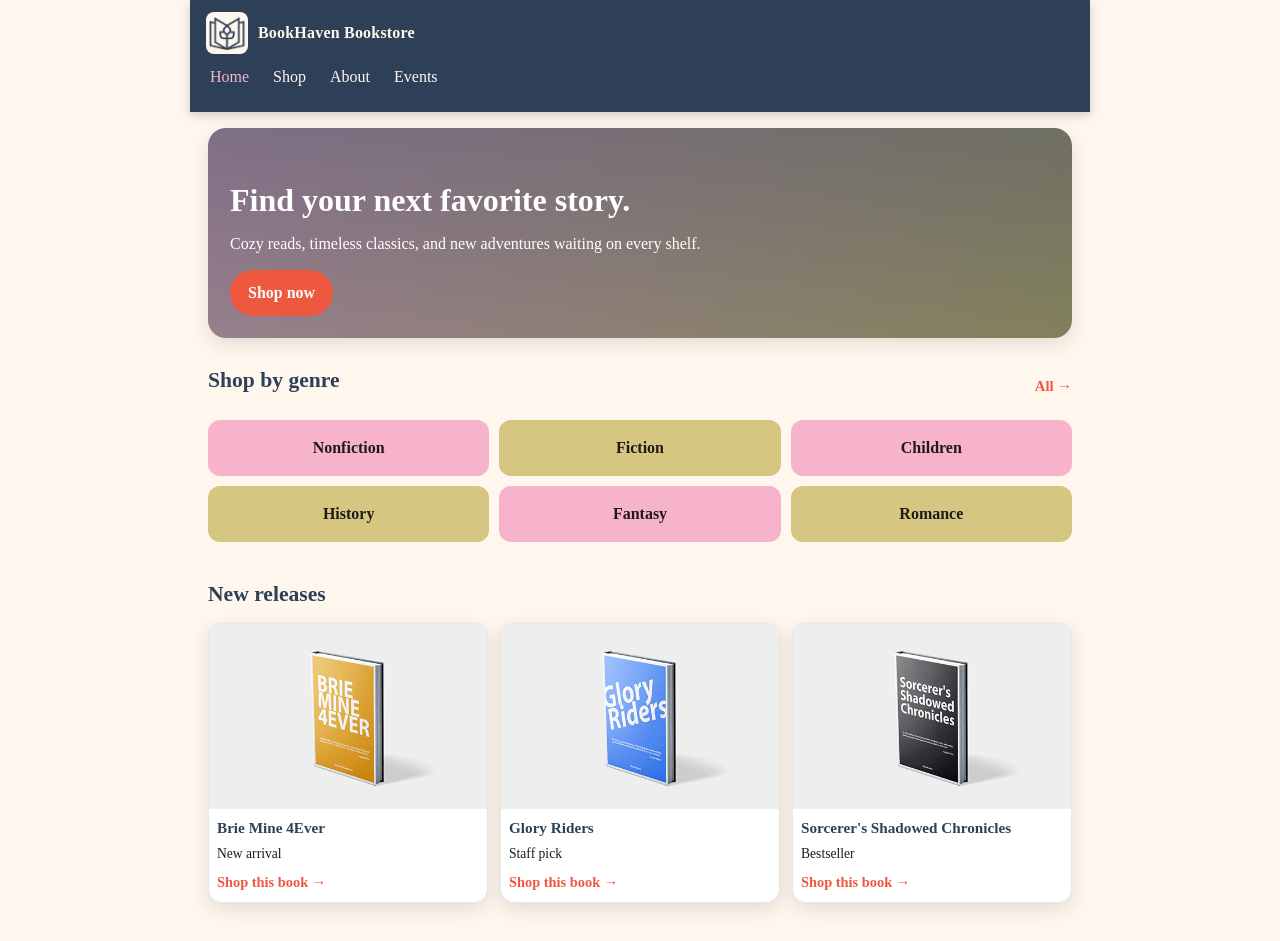
<file: index.html>
<!doctype html>
<html lang="en">
<head>
  <meta charset="utf-8">
  <meta name="viewport" content="width=device-width, initial-scale=1">
  <meta http-equiv="refresh" content="0; url=BookHavenBookstore.html">
  <title>BookHaven Bookstore</title>
</head>
<body>
  <p><a href="BookHavenBookstore.html">Open BookHaven Bookstore</a></p>
</body>
</html><!doctype html>
<html lang="en"><head>
<meta charset="utf-8"><meta name="viewport" content="width=device-width,initial-scale=1">
<title>BookHaven Bookstore | Home</title><link rel="stylesheet" href="styles.css"></head>
<body>

<header class="site-header">
  <div class="header-row">
    <a class="brand" href="index.html" aria-label="BookHaven Bookstore home">
    <img src="images/bookhaven-logo.png" alt="BookHaven Bookstore logo" class="logo">
    <span>BookHaven Bookstore</span>
</a>
    <button class="menu-btn" aria-label="Open menu" aria-expanded="false">☰</button>
  </div>
  <nav class="nav-menu" aria-label="Main navigation">
    <a href="index.html" class="active">Home</a>
<a href="catalogue.html" class="">Shop</a>
<a href="about.html" class="">About</a>
<a href="events.html" class="">Events</a>
  </nav>
</header>

<main>
<section class="hero">
  <div class="hero-content">
    <h1>Find your next favorite story.</h1>
    <p>Cozy reads, timeless classics, and new adventures waiting on every shelf.</p>
    <a class="btn" href="catalogue.html">Shop now</a>
  </div>
</section>

<section class="section">
  <div class="section-heading-row">
    <h2>Shop by genre</h2><a class="small-link" href="catalogue.html">All →</a>
  </div>
  <div class="genre-grid">
    <a class="genre-card" href="catalogue.html?genre=nonfiction">Nonfiction</a>
    <a class="genre-card" href="catalogue.html?genre=fiction">Fiction</a>
    <a class="genre-card" href="catalogue.html?genre=children">Children</a>
    <a class="genre-card" href="catalogue.html?genre=history">History</a>
    <a class="genre-card" href="catalogue.html?genre=fantasy">Fantasy</a>
    <a class="genre-card" href="catalogue.html?genre=romance">Romance</a>
  </div>
</section>

<section class="section">
  <h2>New releases</h2>
  <div class="book-row">
    <a class="book-card card release-book" href="catalogue.html#brie-mine-4ever">
      <img src="images/Client3_Book1.png" alt="Brie Mine 4Ever book cover" loading="lazy">
      <div class="release-copy"><h3>Brie Mine 4Ever</h3><p class="release-label">New arrival</p><span>Shop this book →</span></div>
    </a>
    <a class="book-card card release-book" href="catalogue.html#glory-riders">
      <img src="images/Client3_Book2.png" alt="Glory Riders book cover" loading="lazy">
      <div class="release-copy"><h3>Glory Riders</h3><p class="release-label">Staff pick</p><span>Shop this book →</span></div>
    </a>
    <a class="book-card card release-book" href="catalogue.html#sorcerers-shadowed-chronicles">
      <img src="images/Client3_Book3.png" alt="Sorcerer's Shadowed Chronicles book cover" loading="lazy">
      <div class="release-copy"><h3>Sorcerer's Shadowed Chronicles</h3><p class="release-label">Bestseller</p><span>Shop this book →</span></div>
    </a>
  </div>
</section>
</main>
<nav class="bottom-nav" aria-label="Mobile navigation"><a href="index.html" class="active">⌂ Home</a><a href="catalogue.html" class="">▣ Shop</a><a href="about.html" class="">● About</a><a href="events.html" class="">★ Events</a></nav>
<script src="script.js"></script>
</body></html>
</file>
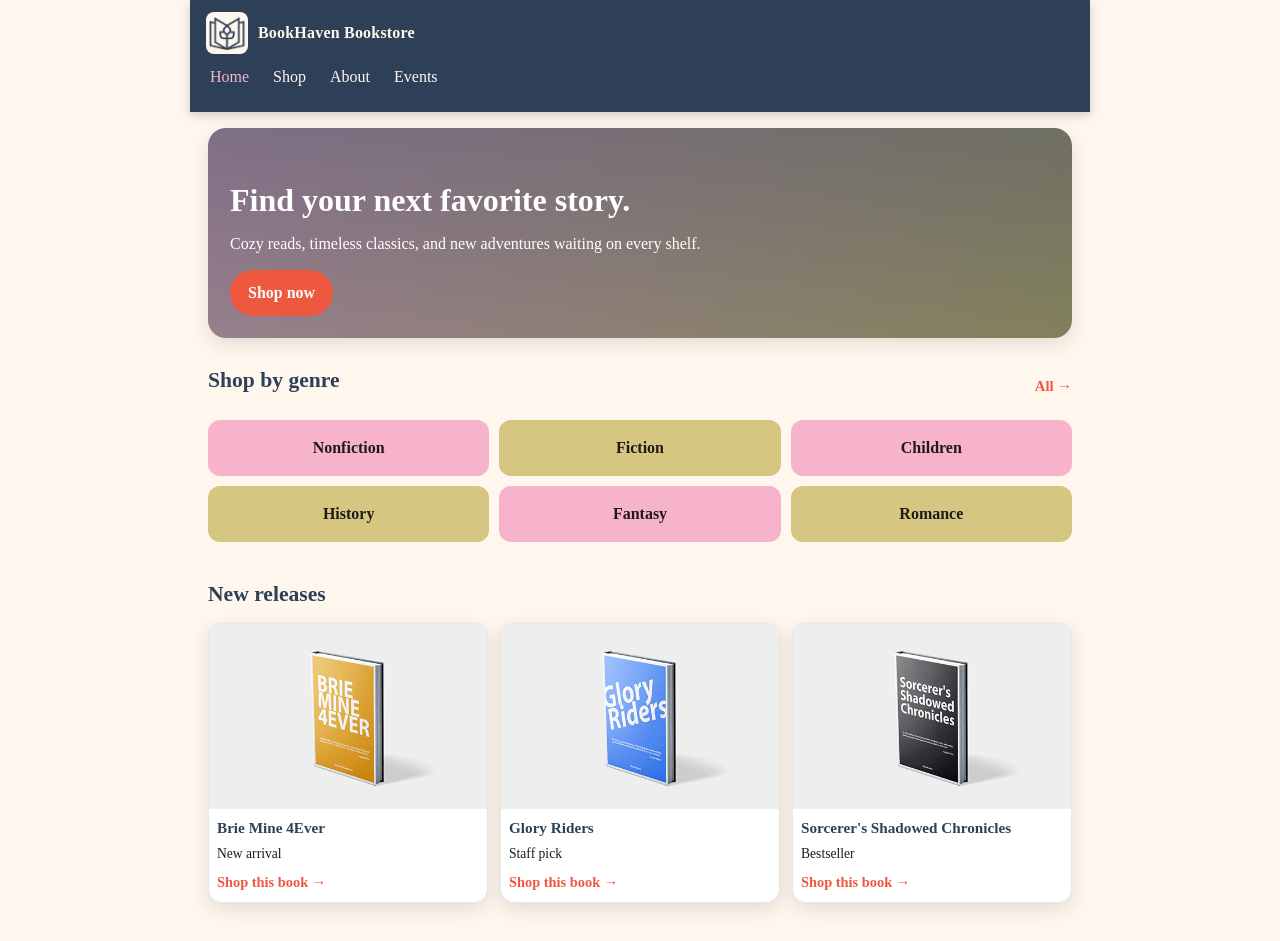
<file: BookHavenBookstore.html>
<!doctype html>
<html lang="en"><head>
<meta charset="utf-8"><meta name="viewport" content="width=device-width,initial-scale=1">
<title>BookHaven Bookstore | Home</title><link rel="stylesheet" href="styles.css"></head>
<body>

<header class="site-header">
  <div class="header-row">
    <a class="brand" href="BookHavenBookstore.html" aria-label="BookHaven Bookstore home">
    <img src="images/bookhaven-logo.png" alt="BookHaven Bookstore logo" class="logo">
    <span>BookHaven Bookstore</span>
</a>
    <button class="menu-btn" aria-label="Open menu" aria-expanded="false">☰</button>
  </div>
  <nav class="nav-menu" aria-label="Main navigation">
    <a href="BookHavenBookstore.html" class="active">Home</a>
<a href="BookHavenBookstoreShop.html" class="">Shop</a>
<a href="BookHavenBookStoreAbout.html" class="">About</a>
<a href="BookHavenBookstoreEvents.html" class="">Events</a>
  </nav>
</header>

<main>
<section class="hero">
  <div class="hero-content">
    <h1>Find your next favorite story.</h1>
    <p>Cozy reads, timeless classics, and new adventures waiting on every shelf.</p>
    <a class="btn" href="BookHavenBookstoreShop.html">Shop now</a>
  </div>
</section>

<section class="section">
  <div class="section-heading-row">
    <h2>Shop by genre</h2><a class="small-link" href="BookHavenBookstoreShop.html">All →</a>
  </div>
  <div class="genre-grid">
    <a class="genre-card" href="BookHavenBookstoreShop.html?genre=nonfiction">Nonfiction</a>
    <a class="genre-card" href="BookHavenBookstoreShop.html?genre=fiction">Fiction</a>
    <a class="genre-card" href="BookHavenBookstoreShop.html?genre=children">Children</a>
    <a class="genre-card" href="BookHavenBookstoreShop.html?genre=history">History</a>
    <a class="genre-card" href="BookHavenBookstoreShop.html?genre=fantasy">Fantasy</a>
    <a class="genre-card" href="BookHavenBookstoreShop.html?genre=romance">Romance</a>
  </div>
</section>

<section class="section">
  <h2>New releases</h2>
  <div class="book-row">
    <a class="book-card card release-book" href="BookHavenBookstoreShop.html#brie-mine-4ever">
      <img src="images/Client3_Book1.png" alt="Brie Mine 4Ever book cover" loading="lazy">
      <div class="release-copy"><h3>Brie Mine 4Ever</h3><p class="release-label">New arrival</p><span>Shop this book →</span></div>
    </a>
    <a class="book-card card release-book" href="BookHavenBookstoreShop.html#glory-riders">
      <img src="images/Client3_Book2.png" alt="Glory Riders book cover" loading="lazy">
      <div class="release-copy"><h3>Glory Riders</h3><p class="release-label">Staff pick</p><span>Shop this book →</span></div>
    </a>
    <a class="book-card card release-book" href="BookHavenBookstoreShop.html#sorcerers-shadowed-chronicles">
      <img src="images/Client3_Book3.png" alt="Sorcerer's Shadowed Chronicles book cover" loading="lazy">
      <div class="release-copy"><h3>Sorcerer's Shadowed Chronicles</h3><p class="release-label">Bestseller</p><span>Shop this book →</span></div>
    </a>
  </div>
</section>
</main>
<nav class="bottom-nav" aria-label="Mobile navigation"><a href="BookHavenBookstore.html" class="active">⌂ Home</a><a href="BookHavenBookstoreShop.html" class="">▣ Shop</a><a href="BookHavenBookStoreAbout.html" class="">● About</a><a href="BookHavenBookstoreEvents.html" class="">★ Events</a></nav>
<script src="script.js"></script>
</body></html>
</file>
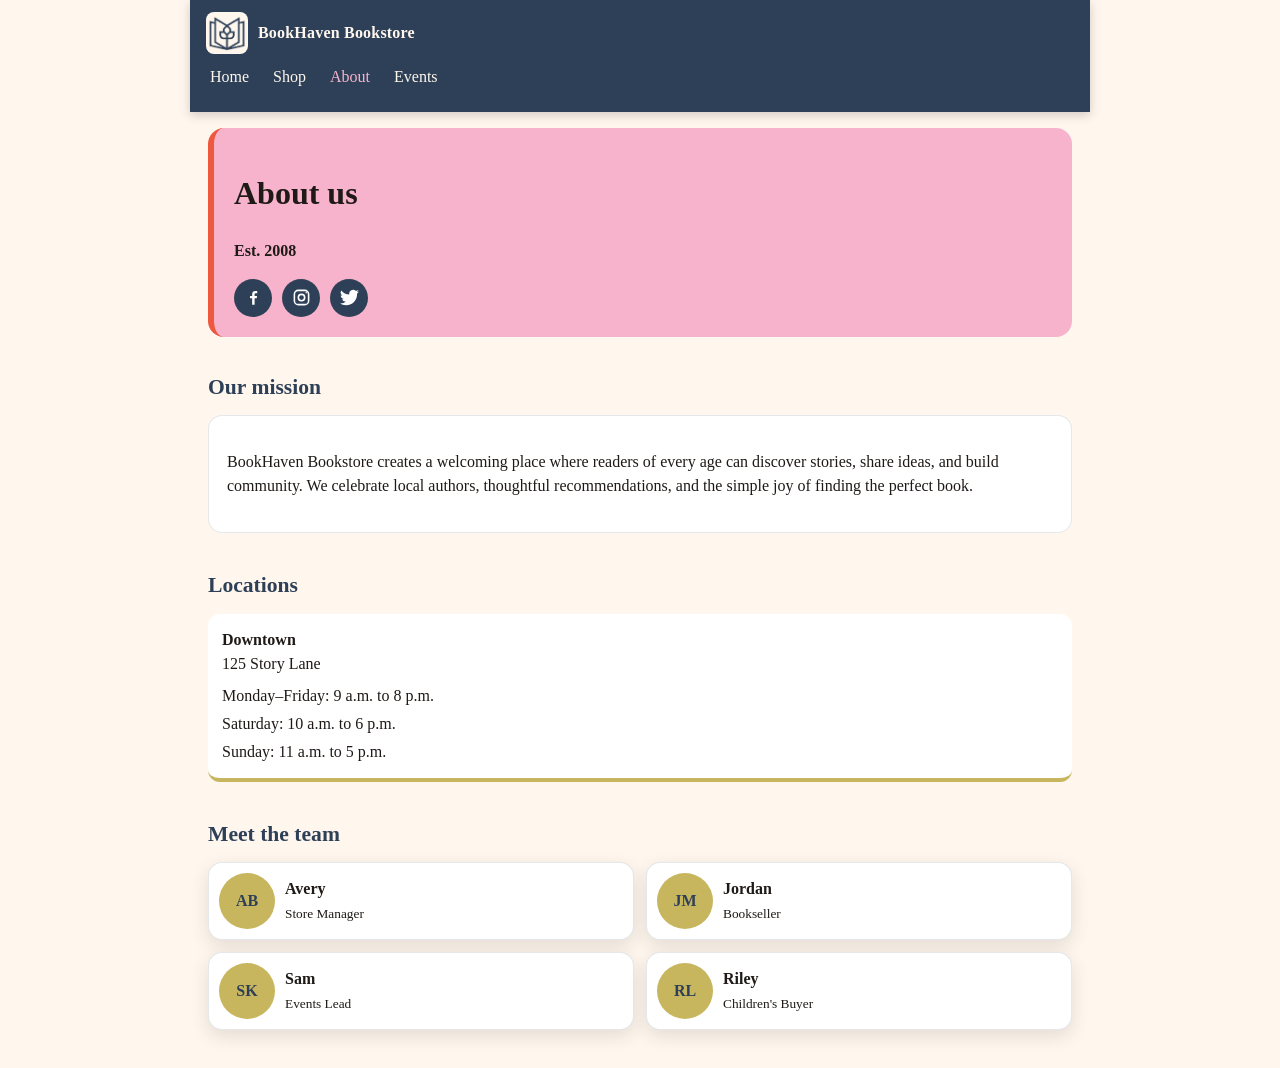
<file: BookHavenBookStoreAbout.html>
<!doctype html>
<html lang="en"><head>
<meta charset="utf-8"><meta name="viewport" content="width=device-width,initial-scale=1">
<title>BookHaven Bookstore | About Us</title><link rel="stylesheet" href="styles.css"></head>
<body>

<header class="site-header">
  <div class="header-row">
    <a class="brand" href="BookHavenBookstore.html" aria-label="BookHaven Bookstore home">
      <img class="logo" src="images/bookhaven-logo.png" alt="BookHaven Bookstore logo">
      <span>BookHaven Bookstore</span>
    </a>
    <button class="menu-btn" aria-label="Open menu" aria-expanded="false">☰</button>
  </div>
  <nav class="nav-menu" aria-label="Main navigation">
    <a href="BookHavenBookstore.html" class="">Home</a>
<a href="BookHavenBookstoreShop.html" class="">Shop</a>
<a href="BookHavenBookStoreAbout.html" class="active">About</a>
<a href="BookHavenBookstoreEvents.html" class="">Events</a>
  </nav>
</header>

<main>
<div class="about-banner">
  <h1>About us</h1>
  <p><strong>Est. 2008</strong></p>
  <div class="socials" aria-label="Social media">
    <span class="social" role="img" aria-label="Facebook"><svg viewBox="0 0 24 24" aria-hidden="true"><path d="M13.4 21v-8h2.7l.4-3h-3.1V8.1c0-.9.3-1.5 1.6-1.5h1.7V3.9c-.3 0-1.3-.1-2.4-.1-2.4 0-4 1.4-4 4.1V10H7.6v3h2.7v8h3.1z"/></svg></span>
    <span class="social" role="img" aria-label="Instagram"><svg viewBox="0 0 24 24" aria-hidden="true"><rect x="3" y="3" width="18" height="18" rx="5"/><circle cx="12" cy="12" r="4"/><circle class="social-icon-dot" cx="18" cy="6" r="1"/></svg></span>
    <span class="social" role="img" aria-label="Twitter"><svg viewBox="0 0 24 24" aria-hidden="true"><path d="M23.953 4.57a10 10 0 0 1-2.825.775 4.932 4.932 0 0 0 2.163-2.723 9.99 9.99 0 0 1-3.127 1.195 4.916 4.916 0 0 0-8.384 4.482A13.94 13.94 0 0 1 1.64 3.162a4.916 4.916 0 0 0 1.523 6.557 4.903 4.903 0 0 1-2.228-.616v.062a4.918 4.918 0 0 0 3.946 4.817 4.935 4.935 0 0 1-2.224.084 4.923 4.923 0 0 0 4.594 3.417A9.867 9.867 0 0 1 0 19.54a13.94 13.94 0 0 0 7.548 2.213c9.057 0 14.01-7.503 14.01-14.01 0-.213-.005-.425-.014-.636a10.012 10.012 0 0 0 2.46-2.548z"/></svg></span>
  </div>
</div>

<section class="section">
  <h2>Our mission</h2>
  <div class="mission-card">
    <p>BookHaven Bookstore creates a welcoming place where readers of every age can discover stories, share ideas, and build community. We celebrate local authors, thoughtful recommendations, and the simple joy of finding the perfect book.</p>
  </div>
</section>

<section class="section">
  <h2>Locations</h2>
  <div class="location-grid">
    <div class="location"><strong>Downtown</strong><br>125 Story Lane
      <ul class="location-hours">
        <li>Monday–Friday: 9 a.m. to 8 p.m.</li>
        <li>Saturday: 10 a.m. to 6 p.m.</li>
        <li>Sunday: 11 a.m. to 5 p.m.</li>
      </ul>
    </div>
  </div>
</section>

<section class="section">
  <h2>Meet the team</h2>
  <div class="team-grid">
    <div class="team-member card"><div class="avatar">AB</div><div><strong>Avery</strong><br><small>Store Manager</small></div></div>
    <div class="team-member card"><div class="avatar">JM</div><div><strong>Jordan</strong><br><small>Bookseller</small></div></div>
    <div class="team-member card"><div class="avatar">SK</div><div><strong>Sam</strong><br><small>Events Lead</small></div></div>
    <div class="team-member card"><div class="avatar">RL</div><div><strong>Riley</strong><br><small>Children's Buyer</small></div></div>
  </div>
</section>
</main>
<nav class="bottom-nav" aria-label="Mobile navigation"><a href="BookHavenBookstore.html" class="">⌂ Home</a><a href="BookHavenBookstoreShop.html" class="">▣ Shop</a><a href="BookHavenBookStoreAbout.html" class="active">● About</a><a href="BookHavenBookstoreEvents.html" class="">★ Events</a></nav>
<script src="script.js"></script>
</body></html>
</file>
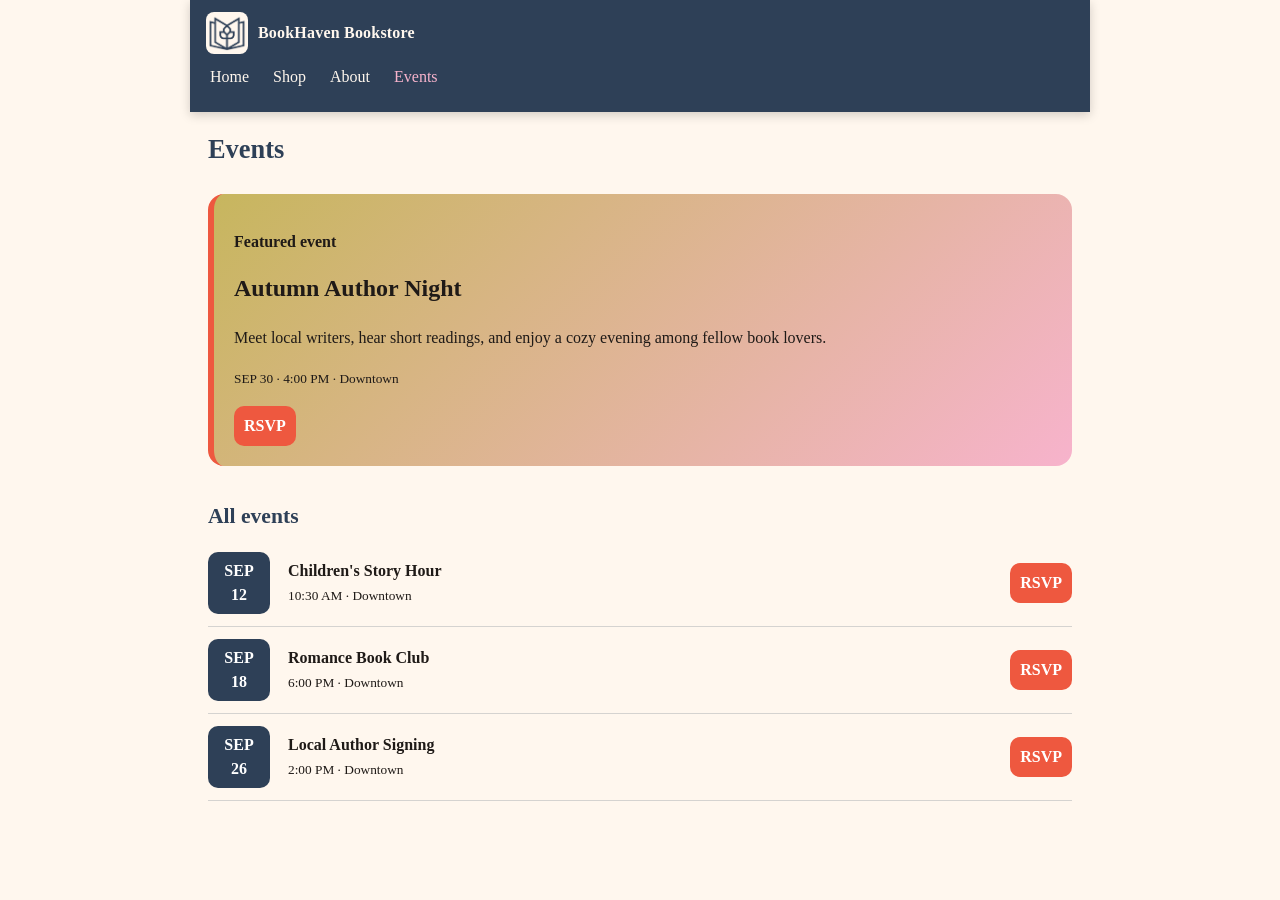
<file: BookHavenBookstoreEvents.html>
<!doctype html>
<html lang="en"><head>
<meta charset="utf-8"><meta name="viewport" content="width=device-width,initial-scale=1">
<title>BookHaven Bookstore | Events</title><link rel="stylesheet" href="styles.css"></head>
<body>

<header class="site-header">
  <div class="header-row">
    <a class="brand" href="BookHavenBookstore.html" aria-label="BookHaven Bookstore home">
      <img class="logo" src="images/bookhaven-logo.png" alt="BookHaven Bookstore logo">
      <span>BookHaven Bookstore</span>
    </a>
    <button class="menu-btn" aria-label="Open menu" aria-expanded="false">☰</button>
  </div>
  <nav class="nav-menu" aria-label="Main navigation">
    <a href="BookHavenBookstore.html" class="">Home</a>
<a href="BookHavenBookstoreShop.html" class="">Shop</a>
<a href="BookHavenBookStoreAbout.html" class="">About</a>
<a href="BookHavenBookstoreEvents.html" class="active">Events</a>
  </nav>
</header>

<main>
<h1 class="page-title">Events</h1>

<section class="event-feature">
  <p><strong>Featured event</strong></p>
  <h2>Autumn Author Night</h2>
  <p>Meet local writers, hear short readings, and enjoy a cozy evening among fellow book lovers.</p>
  <p><small>SEP 30 · 4:00 PM · Downtown</small></p>
  <a class="rsvp" href="rsvp.html?event=autumn-author-night">RSVP</a>
</section>

<section>
  <h2 class="page-title" style="font-size:1.35rem">All events</h2>
  <div class="event-list">
    <article class="event-item">
      <div class="event-date">SEP<br>12</div>
      <div><strong>Children's Story Hour</strong><br><small>10:30 AM · Downtown</small></div>
      <a class="rsvp" href="rsvp.html?event=childrens-story-hour">RSVP</a>
    </article>
    <article class="event-item">
      <div class="event-date">SEP<br>18</div>
      <div><strong>Romance Book Club</strong><br><small>6:00 PM · Downtown</small></div>
      <a class="rsvp" href="rsvp.html?event=romance-book-club">RSVP</a>
    </article>
    <article class="event-item">
      <div class="event-date">SEP<br>26</div>
      <div><strong>Local Author Signing</strong><br><small>2:00 PM · Downtown</small></div>
      <a class="rsvp" href="rsvp.html?event=local-author-signing">RSVP</a>
    </article>
  </div>
</section>
</main>
<nav class="bottom-nav" aria-label="Mobile navigation"><a href="BookHavenBookstore.html" class="">⌂ Home</a><a href="BookHavenBookstoreShop.html" class="">▣ Shop</a><a href="BookHavenBookStoreAbout.html" class="">● About</a><a href="BookHavenBookstoreEvents.html" class="active">★ Events</a></nav>
<script src="script.js"></script>
</body></html>
</file>
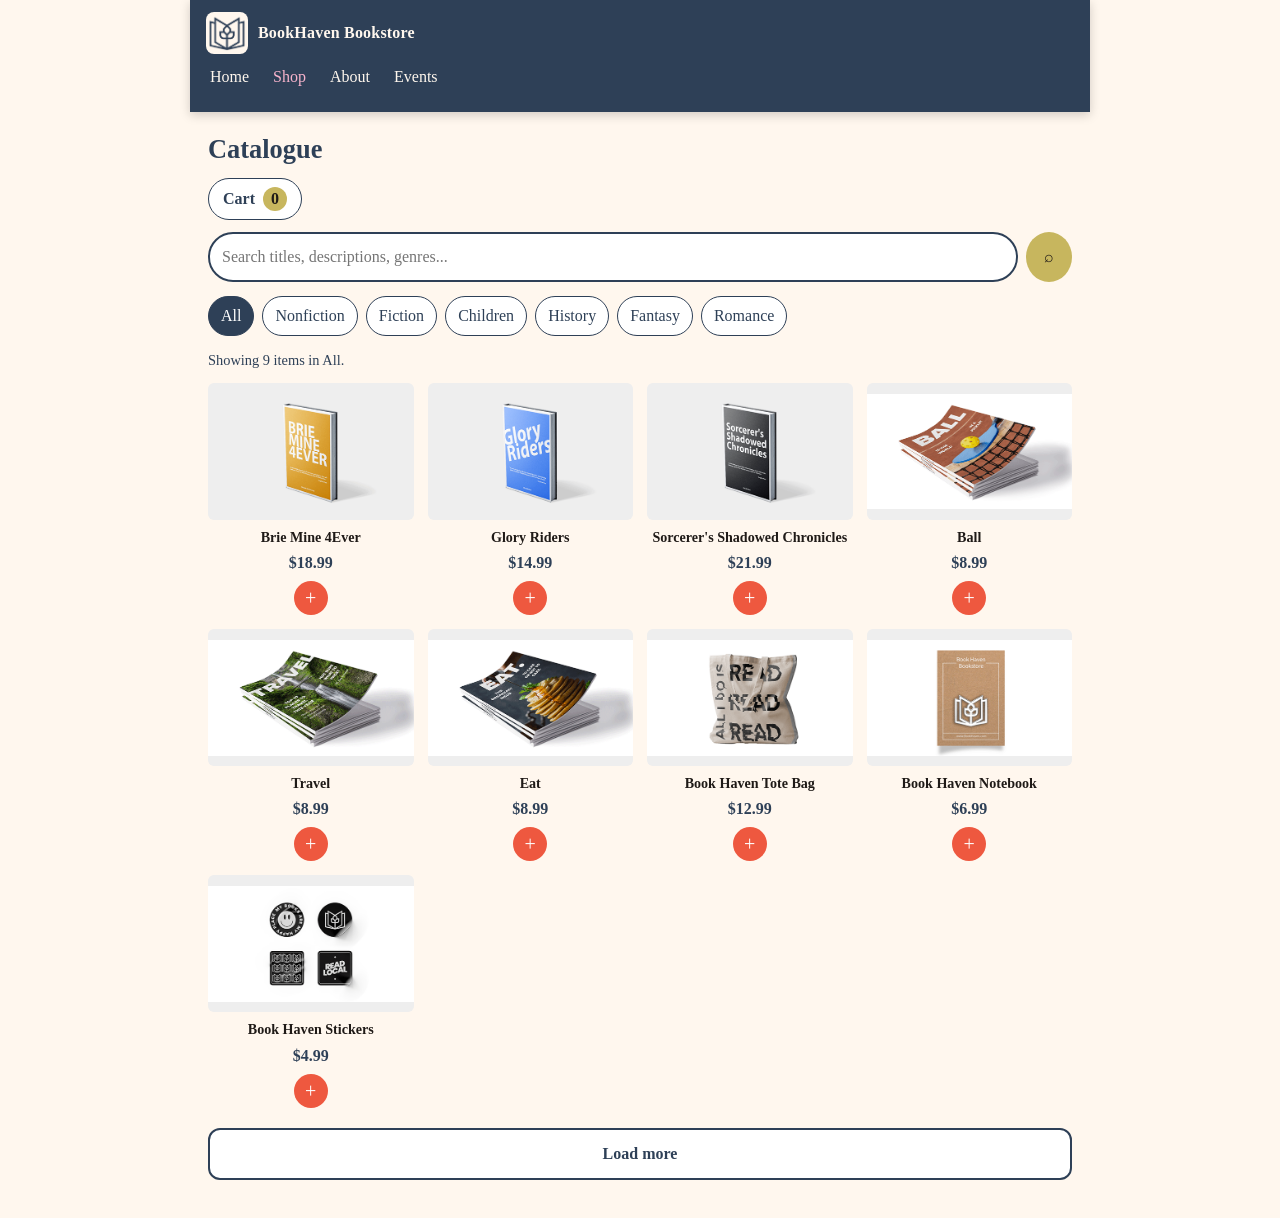
<file: BookHavenBookstoreShop.html>
<!doctype html>
<html lang="en"><head>
<meta charset="utf-8"><meta name="viewport" content="width=device-width,initial-scale=1">
<title>BookHaven Bookstore | Catalogue</title><link rel="stylesheet" href="styles.css"></head>
<body>

<header class="site-header">
  <div class="header-row">
    <a class="brand" href="BookHavenBookstore.html" aria-label="BookHaven Bookstore home">
      <img class="logo" src="images/bookhaven-logo.png" alt="BookHaven Bookstore logo">
      <span>BookHaven Bookstore</span>
    </a>
    <button class="menu-btn" aria-label="Open menu" aria-expanded="false">☰</button>
  </div>
  <nav class="nav-menu" aria-label="Main navigation">
    <a href="BookHavenBookstore.html" class="">Home</a>
<a href="BookHavenBookstoreShop.html" class="active">Shop</a>
<a href="BookHavenBookStoreAbout.html" class="">About</a>
<a href="BookHavenBookstoreEvents.html" class="">Events</a>
  </nav>
</header>

<main>
<h1 class="page-title">Catalogue</h1>
<div class="cart-toolbar">
  <button class="cart-toggle" type="button" aria-expanded="false" aria-controls="shopping-cart">
    Cart <span class="cart-count" aria-live="polite">0</span>
  </button>
</div>
<section class="shopping-cart" id="shopping-cart" aria-labelledby="cart-title" hidden>
  <h2 id="cart-title">Your cart</h2>
  <div class="cart-items" aria-live="polite"></div>
  <p class="cart-total">Total <strong>$0.00</strong></p>
</section>
<form class="search-wrap" id="catalogue-search-form" role="search">
  <input id="catalogue-search" type="search" placeholder="Search titles, descriptions, genres..." aria-label="Search catalogue">
  <button type="submit" aria-label="Search catalogue">⌕</button>
</form>
<div class="filter-row" aria-label="Book filters">
  <button class="filter-chip active" type="button" data-genre="all" aria-pressed="true">All</button>
  <button class="filter-chip" type="button" data-genre="nonfiction" aria-pressed="false">Nonfiction</button>
  <button class="filter-chip" type="button" data-genre="fiction" aria-pressed="false">Fiction</button>
  <button class="filter-chip" type="button" data-genre="children" aria-pressed="false">Children</button>
  <button class="filter-chip" type="button" data-genre="history" aria-pressed="false">History</button>
  <button class="filter-chip" type="button" data-genre="fantasy" aria-pressed="false">Fantasy</button>
  <button class="filter-chip" type="button" data-genre="romance" aria-pressed="false">Romance</button>
</div>
<p class="genre-status" aria-live="polite"></p>

<section class="catalogue-grid" aria-label="Books">
  <article class="catalogue-card" id="brie-mine-4ever" tabindex="0" data-genres="fiction romance children" data-price-cents="1899"><div class="product-media"><img class="product-image" src="images/Client3_Book1.png" alt="Brie Mine 4Ever book cover"><p class="product-description">A book for cheese lovers.</p></div><h3>Brie Mine 4Ever</h3><p class="book-price">$18.99</p><button type="button" data-add-to-cart aria-label="Add Brie Mine 4Ever to cart">+</button></article>
  <article class="catalogue-card" id="glory-riders" tabindex="0" data-genres="fiction history" data-price-cents="1499"><div class="product-media"><img class="product-image" src="images/Client3_Book2.png" alt="Glory Riders book cover"><p class="product-description">A book about bikers.</p></div><h3>Glory Riders</h3><p class="book-price">$14.99</p><button type="button" data-add-to-cart aria-label="Add Glory Riders to cart">+</button></article>
  <article class="catalogue-card" id="sorcerers-shadowed-chronicles" tabindex="0" data-genres="fiction fantasy" data-price-cents="2199"><div class="product-media"><img class="product-image" src="images/Client3_Book3.png" alt="Sorcerer's Shadowed Chronicles book cover"><p class="product-description">A fantasy book.</p></div><h3>Sorcerer's Shadowed Chronicles</h3><p class="book-price">$21.99</p><button type="button" data-add-to-cart aria-label="Add Sorcerer's Shadowed Chronicles to cart">+</button></article>
  <article class="catalogue-card" tabindex="0" data-genres="nonfiction" data-price-cents="899"><div class="product-media"><img class="product-image" src="images/Client3_Magazine1.png" alt="Ball magazine cover"><p class="product-description">A magazine about pickleball.</p></div><h3>Ball</h3><p class="book-price">$8.99</p><button type="button" data-add-to-cart aria-label="Add Ball to cart">+</button></article>
  <article class="catalogue-card" tabindex="0" data-genres="nonfiction" data-price-cents="899"><div class="product-media"><img class="product-image" src="images/Client3_Magazine2.png" alt="Travel magazine cover"><p class="product-description">A magazine for travelers.</p></div><h3>Travel</h3><p class="book-price">$8.99</p><button type="button" data-add-to-cart aria-label="Add Travel to cart">+</button></article>
  <article class="catalogue-card" tabindex="0" data-genres="nonfiction" data-price-cents="899"><div class="product-media"><img class="product-image" src="images/Client3_Magazine3.png" alt="Eat magazine cover"><p class="product-description">A magazine for foodies.</p></div><h3>Eat</h3><p class="book-price">$8.99</p><button type="button" data-add-to-cart aria-label="Add Eat to cart">+</button></article>
  <article class="catalogue-card" tabindex="0" data-price-cents="1299"><div class="product-media"><img class="product-image" src="images/Client3_ToteBag.png" alt="Book Haven canvas tote bag"><p class="product-description">A canvas tote bag with black lettering that says “ALL I DO IS READ READ READ”.</p></div><h3>Book Haven Tote Bag</h3><p class="book-price">$12.99</p><button type="button" data-add-to-cart aria-label="Add Book Haven Tote Bag to cart">+</button></article>
  <article class="catalogue-card" tabindex="0" data-price-cents="699"><div class="product-media"><img class="product-image" src="images/Client3_Notebook.png" alt="Book Haven Bookstore notebook"><p class="product-description">A notebook with text on the cover that says “Book Haven Bookstore”.</p></div><h3>Book Haven Notebook</h3><p class="book-price">$6.99</p><button type="button" data-add-to-cart aria-label="Add Book Haven Notebook to cart">+</button></article>
  <article class="catalogue-card" tabindex="0" data-price-cents="499"><div class="product-media"><img class="product-image" src="images/Client3_Stickers.png" alt="Set of four Book Haven Bookstore stickers"><p class="product-description">A set of four Book Haven Bookstore stickers that promote reading.</p></div><h3>Book Haven Stickers</h3><p class="book-price">$4.99</p><button type="button" data-add-to-cart aria-label="Add Book Haven Stickers to cart">+</button></article>
</section>
<button class="load-more">Load more</button>
</main>
<nav class="bottom-nav" aria-label="Mobile navigation"><a href="BookHavenBookstore.html" class="">⌂ Home</a><a href="BookHavenBookstoreShop.html" class="active">▣ Shop</a><a href="BookHavenBookStoreAbout.html" class="">● About</a><a href="BookHavenBookstoreEvents.html" class="">★ Events</a></nav>
<script src="script.js"></script>
</body></html>
</file>
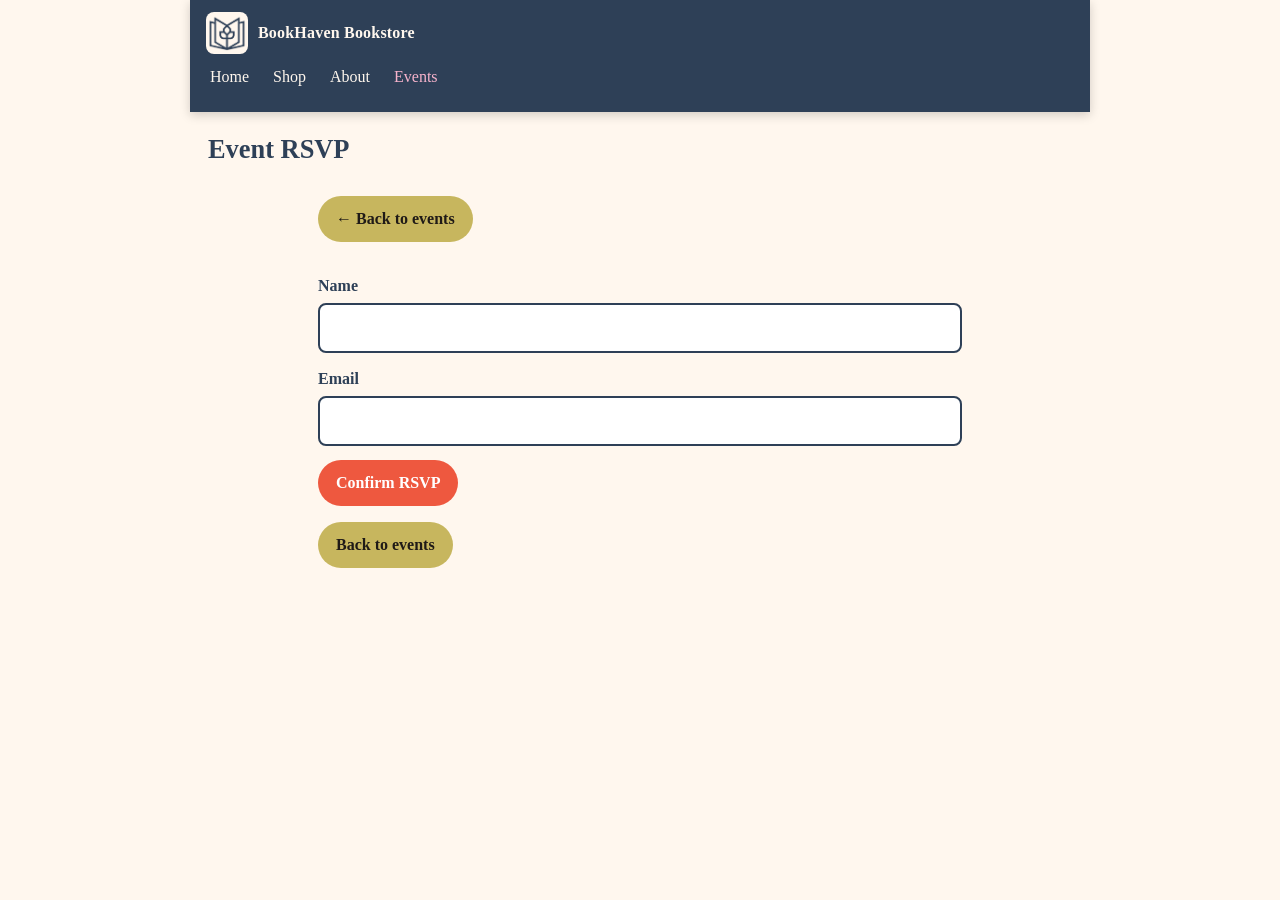
<file: rsvp.html>
<!doctype html>
<html lang="en">
<head>
<meta charset="utf-8">
<meta name="viewport" content="width=device-width,initial-scale=1">
<title>Event RSVP | BookHaven Bookstore</title>
<link rel="stylesheet" href="styles.css">
</head>
<body>
<header class="site-header">
  <div class="header-row">
    <a class="brand" href="BookHavenBookstore.html" aria-label="BookHaven Bookstore home">
      <img class="logo" src="images/bookhaven-logo.png" alt="BookHaven Bookstore logo">
      <span>BookHaven Bookstore</span>
    </a>
    <button class="menu-btn" aria-label="Open menu" aria-expanded="false">☰</button>
  </div>
  <nav class="nav-menu" aria-label="Main navigation">
    <a href="BookHavenBookstore.html">Home</a>
    <a href="BookHavenBookstoreShop.html">Shop</a>
    <a href="BookHavenBookStoreAbout.html">About</a>
    <a href="BookHavenBookstoreEvents.html" class="active">Events</a>
  </nav>
</header>

<main>
  <h1 class="page-title">Event RSVP</h1>
  <section class="rsvp-content">
    <a class="btn secondary rsvp-back" href="BookHavenBookstoreEvents.html">&larr; Back to events</a>
    <div class="rsvp-event-details" id="rsvp-event-details">
      <h2 id="rsvp-event-name">Loading event...</h2>
      <p id="rsvp-event-description"></p>
      <dl class="rsvp-event-meta">
        <dt>Date</dt><dd id="rsvp-event-date"></dd>
        <dt>Time</dt><dd id="rsvp-event-time"></dd>
        <dt>Location</dt><dd id="rsvp-event-venue"></dd>
      </dl>
    </div>
    <form class="rsvp-form" id="event-rsvp-form">
      <label for="rsvp-name">Name
        <input id="rsvp-name" name="name" type="text" autocomplete="name" required>
      </label>
      <label for="rsvp-email">Email
        <input id="rsvp-email" name="email" type="email" autocomplete="email" required>
      </label>
      <button class="btn" type="submit">Confirm RSVP</button>
    </form>
    <p class="rsvp-event-error" id="rsvp-event-error" hidden>
      <a class="btn secondary" href="BookHavenBookstoreEvents.html">Back to events</a>
    </p>
  </section>
</main>

<dialog class="rsvp-confirmation" id="rsvp-confirmation" aria-labelledby="rsvp-confirmation-title">
  <h2 id="rsvp-confirmation-title">You're RSVP'd!</h2>
  <p id="rsvp-confirmation-text"></p>
  <a class="btn" href="BookHavenBookstore.html">Back to homepage</a>
</dialog>

<nav class="bottom-nav" aria-label="Mobile navigation">
  <a href="BookHavenBookstore.html">⌂ Home</a>
  <a href="BookHavenBookstoreShop.html">▣ Shop</a>
  <a href="BookHavenBookStoreAbout.html">● About</a>
  <a href="BookHavenBookstoreEvents.html" class="active">★ Events</a>
</nav>
<script src="script.js"></script>
</body>
</html>
</file>
<file: styles.css>
:root{
  --inkwell-blue:#2E4057;
  --intensity-indigo:#EE583F;
  --dusty-rose:#F7B3CC;
  --aged-gold:#C7B65E;
  --parchment-white:#FFF7EE;
  --bookish-black:#1F1A17;
  --white:#FFFFFF;
  --shadow:0 6px 18px rgba(31,26,23,.12);
  --radius:14px;
}

*{box-sizing:border-box;}
html{scroll-behavior:smooth;}
body{
  margin:0;
  font-family:Georgia, "Times New Roman", serif;
  background:var(--parchment-white);
  color:var(--bookish-black);
  line-height:1.5;
}
img{max-width:100%;display:block;}
a{color:inherit;text-decoration:none;}
button,input{font:inherit;}

.site-header{
  position:sticky;
  top:0;
  z-index:100;
  background:var(--inkwell-blue);
  color:var(--parchment-white);
  padding:12px 16px;
  box-shadow:0 3px 10px rgba(0,0,0,.18);
}
.header-row{
  display:flex;
  align-items:center;
  justify-content:space-between;
  gap:12px;
}
.brand{
  display:flex;
  align-items:center;
  gap:10px;
  font-weight:700;
  letter-spacing:.2px;
}
.logo{
  width:42px;
  height:42px;
  flex:0 0 42px;
  padding:2px;
  border-radius:8px;
  background:var(--parchment-white);
  object-fit:contain;
}
.menu-btn{
  border:0;
  background:transparent;
  color:var(--parchment-white);
  font-size:28px;
  padding:4px 8px;
  cursor:pointer;
}
.nav-menu{
  display:none;
  flex-direction:column;
  margin-top:10px;
  border-top:1px solid rgba(255,255,255,.25);
}
.nav-menu.open{display:flex;}
.nav-menu a{
  padding:11px 4px;
  border-bottom:1px solid rgba(255,255,255,.15);
}
.nav-menu a:hover,
.nav-menu a.active{color:var(--dusty-rose);}

main{padding-bottom:80px;}
.page-title{
  padding:18px 18px 8px;
  margin:0;
  color:var(--inkwell-blue);
  font-size:1.65rem;
}
.section{
  padding:18px;
}
.section h2{
  margin:0 0 12px;
  color:var(--inkwell-blue);
  font-size:1.35rem;
}
.card{
  background:var(--white);
  border:1px solid rgba(46,64,87,.12);
  border-radius:var(--radius);
  box-shadow:var(--shadow);
}

.hero{
  margin:16px 18px 8px;
  min-height:210px;
  border-radius:18px;
  background:
    linear-gradient(rgba(46,64,87,.60),rgba(46,64,87,.45)),
    linear-gradient(135deg,var(--dusty-rose),var(--aged-gold));
  display:flex;
  align-items:flex-end;
  overflow:hidden;
  box-shadow:var(--shadow);
}
.hero-content{
  color:white;
  padding:22px;
}
.hero h1{margin:0 0 8px;font-size:2rem;}
.hero p{margin:0 0 14px;}
.btn{
  display:inline-block;
  border:none;
  border-radius:999px;
  padding:11px 18px;
  font-weight:700;
  cursor:pointer;
  background:var(--intensity-indigo);
  color:white;
}
.btn.secondary{
  background:var(--aged-gold);
  color:var(--bookish-black);
}

.section-heading-row{
  display:flex;
  justify-content:space-between;
  align-items:center;
  gap:10px;
  margin-bottom:12px;
}
.small-link{
  color:var(--intensity-indigo);
  font-weight:700;
  font-size:.92rem;
}

.genre-grid{
  display:grid;
  grid-template-columns:repeat(3,1fr);
  gap:10px;
}
.genre-card{
  text-align:center;
  padding:16px 8px;
  border-radius:12px;
  background:var(--dusty-rose);
  color:var(--bookish-black);
  font-weight:700;
}
.genre-card:nth-child(even){background:rgba(199,182,94,.75);}

.book-row{
  display:grid;
  grid-template-columns:repeat(2,minmax(0,1fr));
  gap:12px;
}
.book-card{
  overflow:hidden;
}
.release-book{
  display:block;
  color:inherit;
  transition:transform .18s ease;
}
.release-book:hover,
.release-book:focus-visible{
  transform:translateY(-3px);
  outline:2px solid var(--aged-gold);
  outline-offset:2px;
}
.release-book img{
  width:100%;
  aspect-ratio:3/2;
  object-fit:contain;
  background:#eee;
}
.release-copy{padding:8px;}
.release-copy h3{margin:0 0 4px;font-size:.95rem;color:var(--inkwell-blue);}
.release-copy .release-label{margin:0 0 6px;font-size:.85rem;color:var(--bookish-black);}
.release-copy span{color:var(--intensity-indigo);font-weight:700;font-size:.9rem;}
.book-card p{
  font-size:.85rem;
  margin:8px;
}

.search-wrap{
  display:flex;
  gap:8px;
  padding:0 18px 14px;
}
.search-wrap input{
  flex:1;
  min-width:0;
  padding:11px 12px;
  border:2px solid var(--inkwell-blue);
  border-radius:999px;
  background:white;
  color:var(--bookish-black);
}
.search-wrap button{
  width:46px;
  border:0;
  border-radius:50%;
  background:var(--aged-gold);
  color:var(--bookish-black);
}

.filter-row{
  display:flex;
  gap:8px;
  overflow-x:auto;
  padding:0 18px 14px;
}
.filter-chip{
  white-space:nowrap;
  border:1px solid var(--inkwell-blue);
  background:white;
  color:var(--inkwell-blue);
  border-radius:999px;
  padding:7px 12px;
}
.filter-chip.active{
  background:var(--inkwell-blue);
  color:white;
}
.filter-chip{cursor:pointer;}
.genre-status{margin:0;padding:0 18px 8px;color:var(--inkwell-blue);font-size:.9rem;}
.catalogue-card[hidden]{display:none;}
.catalogue-grid{
  display:grid;
  grid-template-columns:repeat(2,minmax(0,1fr));
  gap:14px;
  padding:4px 18px 16px;
}
.catalogue-card{
  text-align:center;
}
.catalogue-card{min-width:0;}
.product-media{
  position:relative;
  overflow:hidden;
  aspect-ratio:3/2;
  border-radius:6px;
  background:#eee;
}
.product-image{
  width:100%;
  height:100%;
  object-fit:contain;
}
.product-description{
  position:absolute;
  inset:auto 0 0;
  margin:0;
  padding:12px;
  background:rgba(31,26,23,.9);
  color:white;
  text-align:left;
  font-size:.9rem;
  line-height:1.5;
  opacity:0;
  transform:translateY(8px);
  transition:opacity .2s ease,transform .2s ease;
}
.catalogue-card:hover .product-description,
.catalogue-card:focus .product-description,
.catalogue-card:focus-within .product-description{
  opacity:1;
  transform:translateY(0);
}
@media (hover:none){
  .product-media{height:auto;aspect-ratio:auto;}
  .product-image{height:auto;aspect-ratio:3/2;}
  .product-description{position:static;opacity:1;transform:none;background:#eee;color:var(--bookish-black);}
}
@media (prefers-reduced-motion:reduce){
  .product-description{transition:none;}
}
.catalogue-card h3{
  font-size:.88rem;
  margin:7px 0 0;
}
.book-price{
  margin:3px 0 0;
  color:var(--inkwell-blue);
  font-weight:700;
}
.catalogue-card button{
  margin-top:6px;
  border:0;
  background:var(--intensity-indigo);
  color:white;
  width:34px;
  height:34px;
  border-radius:50%;
  font-size:20px;
  cursor:pointer;
}
.cart-toolbar{padding:0 18px 12px;}
.cart-toggle{
  display:flex;
  align-items:center;
  gap:8px;
  border:1px solid var(--inkwell-blue);
  border-radius:999px;
  background:white;
  color:var(--inkwell-blue);
  padding:8px 14px;
  font-weight:700;
  cursor:pointer;
}
.cart-count{
  min-width:24px;
  height:24px;
  display:grid;
  place-items:center;
  border-radius:50%;
  background:var(--aged-gold);
  color:var(--bookish-black);
}
.shopping-cart{
  margin:0 18px 16px;
  padding:14px;
  background:white;
  border:1px solid rgba(46,64,87,.2);
  border-radius:10px;
}
.shopping-cart[hidden]{display:none;}
.shopping-cart h2{margin:0 0 10px;color:var(--inkwell-blue);font-size:1.2rem;}
.cart-empty{margin:0;}
.cart-item{
  display:grid;
  grid-template-columns:minmax(0,1fr) auto;
  align-items:center;
  gap:8px;
  padding:10px 0;
  border-bottom:1px solid rgba(46,64,87,.14);
}
.cart-item-name{font-weight:700;}
.cart-item-controls{
  grid-column:1 / -1;
  display:flex;
  align-items:center;
  gap:8px;
}
.cart-item-controls button{
  min-width:34px;
  min-height:34px;
  border:1px solid var(--inkwell-blue);
  border-radius:6px;
  background:white;
  color:var(--inkwell-blue);
  cursor:pointer;
}
.cart-item-controls button[data-cart-action="remove"]{margin-left:auto;padding:0 10px;}
.cart-item-quantity{min-width:44px;text-align:center;}
.cart-total{display:flex;justify-content:space-between;margin:12px 0 0;font-size:1.05rem;}
.load-more{
  display:block;
  width:calc(100% - 36px);
  margin:4px 18px 18px;
  padding:12px;
  border:2px solid var(--inkwell-blue);
  background:white;
  color:var(--inkwell-blue);
  border-radius:12px;
  font-weight:700;
}

.about-banner,
.event-feature{
  margin:16px 18px;
  padding:20px;
  border-radius:16px;
  background:var(--dusty-rose);
  border-left:6px solid var(--intensity-indigo);
}
.mission-card{
  margin-top:10px;
  padding:18px;
  background:white;
  border-radius:14px;
  border:1px solid rgba(46,64,87,.12);
}
.location-grid{
  display:grid;
  grid-template-columns:1fr;
  gap:10px;
}
.location-hours{list-style:none;margin:8px 0 0;padding:0;}
.location-hours li+li{margin-top:4px;}
.location{
  padding:14px;
  background:white;
  border-radius:12px;
  border-bottom:4px solid var(--aged-gold);
}
.team-grid{
  display:grid;
  grid-template-columns:1fr 1fr;
  gap:12px;
}
.team-member{
  display:flex;
  gap:10px;
  align-items:center;
  padding:10px;
}
.avatar{
  width:56px;
  height:56px;
  flex:0 0 56px;
  border-radius:50%;
  display:grid;
  place-items:center;
  background:var(--aged-gold);
  color:var(--inkwell-blue);
  font-weight:900;
}

.socials{
  display:flex;
  gap:10px;
  margin-top:12px;
}
.social{
  width:38px;
  height:38px;
  display:grid;
  place-items:center;
  border-radius:50%;
  background:var(--inkwell-blue);
  color:white;
  font-family:Arial,sans-serif;
  font-weight:700;
}
.social svg{width:19px;height:19px;fill:currentColor;}
.social:nth-child(2) svg{fill:none;stroke:currentColor;stroke-width:2;}
.social:nth-child(2) .social-icon-dot{fill:currentColor;stroke:none;}

.event-feature{
  background:linear-gradient(135deg,var(--aged-gold),var(--dusty-rose));
}
.event-feature h2{margin-top:0;}
.event-list{
  padding:0 18px 16px;
}
.event-item{
  display:grid;
  grid-template-columns:70px 1fr auto;
  gap:10px;
  align-items:center;
  padding:12px 0;
  border-bottom:1px solid rgba(46,64,87,.2);
}
.event-date{
  width:62px;
  height:62px;
  display:grid;
  place-items:center;
  text-align:center;
  border-radius:10px;
  background:var(--inkwell-blue);
  color:white;
  font-weight:700;
}
.rsvp{
  display:inline-block;
  border:0;
  background:var(--intensity-indigo);
  color:white;
  padding:8px 10px;
  border-radius:10px;
  font-weight:700;
  text-align:center;
  cursor:pointer;
}
.rsvp:hover,.rsvp:focus-visible{background:var(--inkwell-blue);color:white;}
.rsvp-content{max-width:680px;margin:auto;padding:18px;}
.rsvp-back{margin-bottom:14px;}
.rsvp-event-details{padding:14px 0;border-block:1px solid rgba(46,64,87,.2);}
.rsvp-event-details h2{margin:0 0 6px;color:var(--inkwell-blue);}
.rsvp-event-details p{margin:0 0 12px;}
.rsvp-event-meta{display:grid;grid-template-columns:auto 1fr;gap:5px 14px;margin:0;}
.rsvp-event-meta dt{font-weight:700;color:var(--inkwell-blue);}
.rsvp-event-meta dd{margin:0;}
.rsvp-form{display:grid;gap:14px;margin-top:18px;}
.rsvp-form label{display:grid;gap:5px;font-weight:700;color:var(--inkwell-blue);}
.rsvp-form input{
  width:100%;
  padding:11px 12px;
  border:2px solid var(--inkwell-blue);
  border-radius:8px;
  background:white;
  color:var(--bookish-black);
}
.rsvp-form input:focus-visible{outline:3px solid var(--aged-gold);outline-offset:2px;}
.rsvp-form .btn{justify-self:start;}
.rsvp-event-error{margin-top:16px;}
.rsvp-confirmation{
  width:min(440px,calc(100% - 32px));
  border:0;
  border-radius:10px;
  padding:24px;
  color:var(--bookish-black);
  box-shadow:var(--shadow);
}
.rsvp-confirmation::backdrop{background:rgba(31,26,23,.6);}
.rsvp-confirmation h2{margin:0 0 8px;color:var(--inkwell-blue);}
.rsvp-confirmation p{margin:0 0 18px;}

.bottom-nav{
  position:fixed;
  bottom:0;
  left:0;
  right:0;
  z-index:90;
  display:grid;
  grid-template-columns:repeat(4,1fr);
  background:var(--inkwell-blue);
  color:var(--parchment-white);
  box-shadow:0 -3px 10px rgba(0,0,0,.14);
}
.bottom-nav a{
  text-align:center;
  padding:11px 4px;
  font-size:.82rem;
}
.bottom-nav a.active{
  background:var(--aged-gold);
  color:var(--bookish-black);
  font-weight:700;
}

@media (min-width:700px){
  body{max-width:900px;margin:auto;}
  .menu-btn{display:none;}
  .nav-menu{
    display:flex;
    flex-direction:row;
    margin:0;
    border:0;
    gap:16px;
  }
  .nav-menu a{border:0;}
  .header-row{align-items:center;}
  .catalogue-grid{grid-template-columns:repeat(4,1fr);}
  .book-row{grid-template-columns:repeat(3,minmax(0,1fr));}
  .bottom-nav{display:none;}
  main{padding-bottom:20px;}
}
</file>
